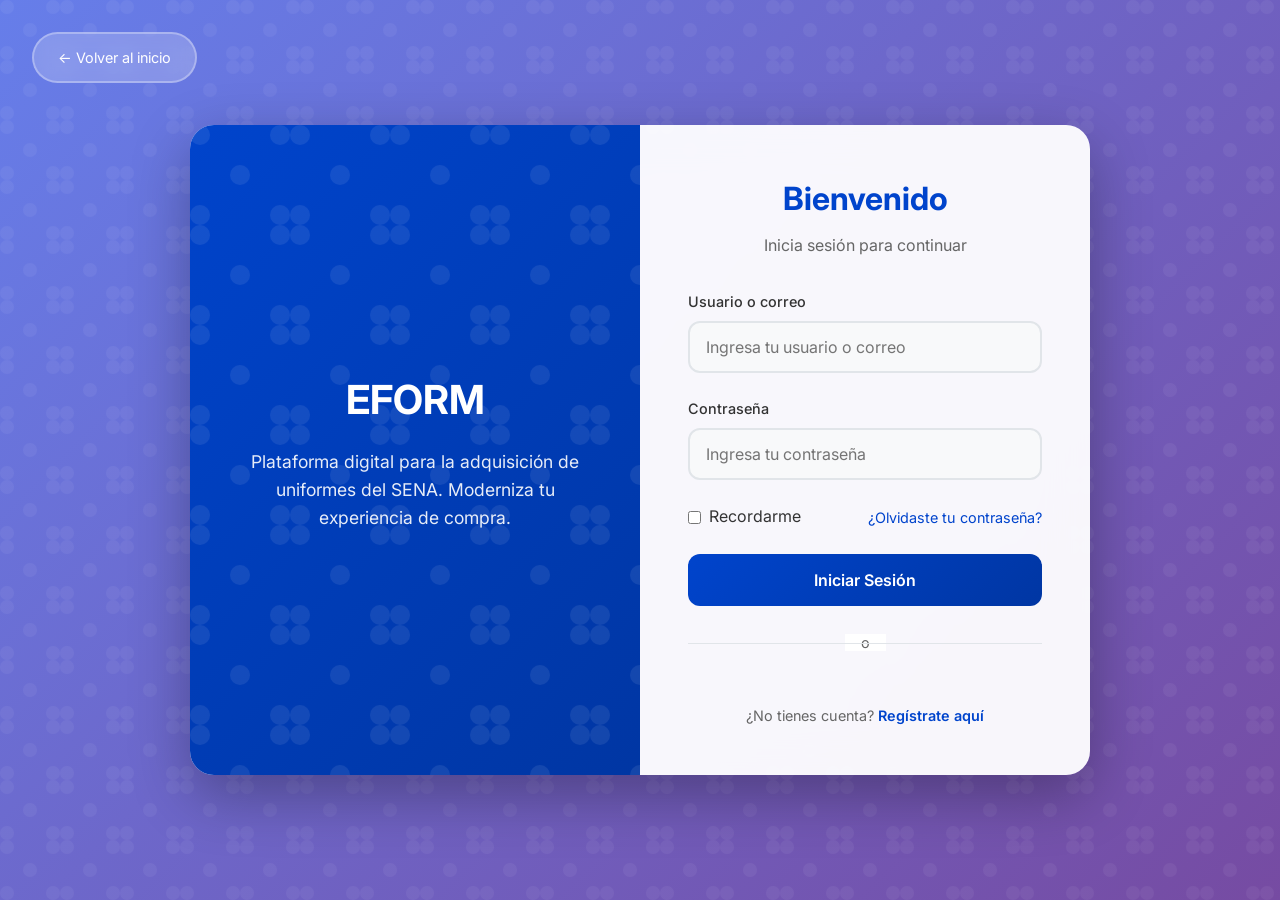
<file: pages/inicio.html>
<!DOCTYPE html>
<html lang="es">
<head>
  <meta charset="UTF-8">
  <meta name="viewport" content="width=device-width, initial-scale=1.0">
  <meta name="description" content="Inicia sesión en EFORM - Plataforma de uniformes SENA">
  <title>Iniciar Sesión - EFORM</title>
  <link rel="stylesheet" href="../css/style.css">
  <link rel="preconnect" href="https://fonts.googleapis.com">
  <link rel="preconnect" href="https://fonts.gstatic.com" crossorigin>
  <link href="https://fonts.googleapis.com/css2?family=Inter:wght@400;500;600;700&display=swap" rel="stylesheet">
  <style>
    :root {
      --primary-color: #0044cc;
      --primary-dark: #0036a3;
      --secondary-color: #002966;
      --accent-color: #ff6b35;
      --error-color: #dc3545;
      --success-color: #28a745;
      --background-gradient: linear-gradient(135deg, #667eea 0%, #764ba2 100%);
    }

    body {
      margin: 0;
      font-family: 'Inter', -apple-system, BlinkMacSystemFont, 'Segoe UI', sans-serif;
      min-height: 100vh;
      display: flex;
      align-items: center;
      justify-content: center;
      background: var(--background-gradient);
      position: relative;
      overflow: hidden;
    }

    /* Fondo animado */
    body::before {
      content: '';
      position: absolute;
      top: 0;
      left: 0;
      right: 0;
      bottom: 0;
      background: url('data:image/svg+xml,<svg width="60" height="60" viewBox="0 0 60 60" xmlns="http://www.w3.org/2000/svg"><g fill="none" fill-rule="evenodd"><g fill="%23ffffff" fill-opacity="0.05"><circle cx="7" cy="7" r="7"/><circle cx="53" cy="7" r="7"/><circle cx="30" cy="30" r="7"/><circle cx="7" cy="53" r="7"/><circle cx="53" cy="53" r="7"/></g></g></svg>') repeat;
      animation: float 20s ease-in-out infinite;
    }

    @keyframes float {
      0%, 100% { transform: translateY(0px); }
      50% { transform: translateY(-20px); }
    }

    .login-container {
      display: flex;
      background: rgba(255, 255, 255, 0.95);
      backdrop-filter: blur(20px);
      border-radius: 24px;
      box-shadow: 0 20px 60px rgba(0, 0, 0, 0.3);
      overflow: hidden;
      max-width: 900px;
      width: 90%;
      min-height: 500px;
      position: relative;
      z-index: 1;
    }

    .login-image {
      flex: 1;
      background: linear-gradient(135deg, var(--primary-color), var(--primary-dark));
      display: flex;
      flex-direction: column;
      align-items: center;
      justify-content: center;
      padding: 3rem;
      color: white;
      position: relative;
      overflow: hidden;
    }

    .login-image::before {
      content: '';
      position: absolute;
      top: 0;
      left: 0;
      right: 0;
      bottom: 0;
      background: url('data:image/svg+xml,<svg width="100" height="100" viewBox="0 0 100 100" xmlns="http://www.w3.org/2000/svg"><g fill="none" fill-rule="evenodd"><g fill="%23ffffff" fill-opacity="0.08"><circle cx="10" cy="10" r="10"/><circle cx="90" cy="10" r="10"/><circle cx="50" cy="50" r="10"/><circle cx="10" cy="90" r="10"/><circle cx="90" cy="90" r="10"/></g></g></svg>') repeat;
    }

    .login-image h1 {
      font-size: 2.5rem;
      font-weight: 700;
      margin-bottom: 1rem;
      text-align: center;
      position: relative;
      z-index: 1;
    }

    .login-image p {
      font-size: 1.1rem;
      text-align: center;
      opacity: 0.9;
      line-height: 1.6;
      position: relative;
      z-index: 1;
    }

    .login-form {
      flex: 1;
      padding: 3rem;
      display: flex;
      flex-direction: column;
      justify-content: center;
    }

    .login-header {
      text-align: center;
      margin-bottom: 2rem;
    }

    .login-header h2 {
      font-size: 2rem;
      color: var(--primary-color);
      margin-bottom: 0.5rem;
      font-weight: 700;
    }

    .login-header p {
      color: #666;
      font-size: 1rem;
    }

    .form-group {
      margin-bottom: 1.5rem;
      position: relative;
    }

    .form-group label {
      display: block;
      margin-bottom: 0.5rem;
      color: #333;
      font-weight: 500;
      font-size: 0.9rem;
    }

    .form-group input {
      width: 100%;
      padding: 0.875rem 1rem;
      border: 2px solid #e1e5e9;
      border-radius: 12px;
      font-size: 1rem;
      transition: all var(--transition-medium);
      background: #f8f9fa;
    }

    .form-group input:focus {
      outline: none;
      border-color: var(--primary-color);
      background: white;
      box-shadow: 0 0 0 4px rgba(0, 68, 204, 0.1);
    }

    .form-group input.error {
      border-color: var(--error-color);
      background: #fff5f5;
    }

    .error-message {
      color: var(--error-color);
      font-size: 0.875rem;
      margin-top: 0.25rem;
      display: none;
    }

    .error-message.show {
      display: block;
    }

    .form-options {
      display: flex;
      justify-content: space-between;
      align-items: center;
      margin-bottom: 1.5rem;
    }

    .remember-me {
      display: flex;
      align-items: center;
      gap: 0.5rem;
    }

    .remember-me input[type="checkbox"] {
      width: auto;
      margin: 0;
    }

    .forgot-password {
      color: var(--primary-color);
      text-decoration: none;
      font-size: 0.9rem;
      transition: color var(--transition-fast);
    }

    .forgot-password:hover {
      color: var(--primary-dark);
      text-decoration: underline;
    }

    .btn-login {
      width: 100%;
      padding: 1rem;
      background: linear-gradient(135deg, var(--primary-color), var(--primary-dark));
      color: white;
      border: none;
      border-radius: 12px;
      font-size: 1rem;
      font-weight: 600;
      cursor: pointer;
      transition: all var(--transition-medium);
      position: relative;
      overflow: hidden;
    }

    .btn-login:hover {
      transform: translateY(-2px);
      box-shadow: 0 8px 25px rgba(0, 68, 204, 0.3);
    }

    .btn-login:active {
      transform: translateY(0);
    }

    .btn-login:disabled {
      opacity: 0.7;
      cursor: not-allowed;
      transform: none;
    }

    .divider {
      text-align: center;
      margin: 1.5rem 0;
      position: relative;
    }

    .divider::before {
      content: '';
      position: absolute;
      top: 50%;
      left: 0;
      right: 0;
      height: 1px;
      background: #e1e5e9;
    }

    .divider span {
      background: white;
      padding: 0 1rem;
      color: #666;
      font-size: 0.9rem;
    }

    .register-link {
      text-align: center;
      margin-top: 1.5rem;
      color: #666;
      font-size: 0.9rem;
    }

    .register-link a {
      color: var(--primary-color);
      text-decoration: none;
      font-weight: 600;
      transition: color var(--transition-fast);
    }

    .register-link a:hover {
      color: var(--primary-dark);
      text-decoration: underline;
    }

    .btn-inicio {
      position: absolute;
      top: 2rem;
      left: 2rem;
      background: rgba(255, 255, 255, 0.2);
      color: white;
      border: 2px solid rgba(255, 255, 255, 0.3);
      padding: 0.75rem 1.5rem;
      border-radius: 50px;
      cursor: pointer;
      font-size: 0.9rem;
      text-decoration: none;
      transition: all var(--transition-medium);
      backdrop-filter: blur(10px);
      z-index: 10;
    }

    .btn-inicio:hover {
      background: rgba(255, 255, 255, 0.3);
      border-color: rgba(255, 255, 255, 0.5);
      transform: translateY(-2px);
    }

    /* Responsive */
    @media (max-width: 768px) {
      .login-container {
        flex-direction: column;
        width: 95%;
        min-height: auto;
      }

      .login-image {
        padding: 2rem;
        min-height: 200px;
      }

      .login-image h1 {
        font-size: 2rem;
      }

      .login-form {
        padding: 2rem;
      }

      .form-options {
        flex-direction: column;
        gap: 1rem;
        align-items: flex-start;
      }
    }

    /* Loading spinner */
    .spinner {
      display: none;
      width: 20px;
      height: 20px;
      border: 2px solid #ffffff;
      border-top: 2px solid transparent;
      border-radius: 50%;
      animation: spin 1s linear infinite;
      margin: 0 auto;
    }

    @keyframes spin {
      0% { transform: rotate(0deg); }
      100% { transform: rotate(360deg); }
    }

    .btn-login.loading .btn-text {
      display: none;
    }

    .btn-login.loading .spinner {
      display: block;
    }
  </style>
</head>
<body>
  <a href="../index.html" title="Volver al inicio" class="btn-inicio">← Volver al inicio</a>
  
  <div class="login-container">
    <div class="login-image">
      <h1>EFORM</h1>
      <p>Plataforma digital para la adquisición de uniformes del SENA. Moderniza tu experiencia de compra.</p>
    </div>
    
    <div class="login-form">
      <div class="login-header">
        <h2>Bienvenido</h2>
        <p>Inicia sesión para continuar</p>
      </div>
      
      <form id="loginForm">
        <div class="form-group">
          <label for="username">Usuario o correo</label>
          <input type="text" id="username" name="username" placeholder="Ingresa tu usuario o correo" required>
          <div class="error-message" id="usernameError">El usuario es requerido</div>
        </div>
        
        <div class="form-group">
          <label for="password">Contraseña</label>
          <input type="password" id="password" name="password" placeholder="Ingresa tu contraseña" required>
          <div class="error-message" id="passwordError">La contraseña es requerida</div>
        </div>
        
        <div class="form-options">
          <label class="remember-me">
            <input type="checkbox" id="remember" name="remember">
            <span>Recordarme</span>
          </label>
          <a href="#" class="forgot-password">¿Olvidaste tu contraseña?</a>
        </div>
        
        <button type="submit" class="btn-login" id="loginBtn">
          <span class="btn-text">Iniciar Sesión</span>
          <div class="spinner"></div>
        </button>
      </form>
      
      <div class="divider">
        <span>o</span>
      </div>
      
      <div class="register-link">
        ¿No tienes cuenta? <a href="registro.html" id="registerLink">Regístrate aquí</a>
      </div>
    </div>
  </div>

  <script>
    // Sistema de login mejorado
    class LoginSystem {
      constructor() {
        this.form = document.getElementById('loginForm');
        this.loginBtn = document.getElementById('loginBtn');
        this.usernameInput = document.getElementById('username');
        this.passwordInput = document.getElementById('password');
        this.usernameError = document.getElementById('usernameError');
        this.passwordError = document.getElementById('passwordError');
        
        this.init();
      }

      init() {
        this.setupEventListeners();
        this.checkRememberedUser();
      }

      setupEventListeners() {
        this.form.addEventListener('submit', (e) => this.handleSubmit(e));
        
        // Validación en tiempo real
        this.usernameInput.addEventListener('blur', () => this.validateUsername());
        this.passwordInput.addEventListener('blur', () => this.validatePassword());
        
        // Limpiar errores al escribir
        this.usernameInput.addEventListener('input', () => this.clearError('username'));
        this.passwordInput.addEventListener('input', () => this.clearError('password'));
      }

      validateUsername() {
        const username = this.usernameInput.value.trim();
        if (!username) {
          this.showError('username', 'El usuario es requerido');
          return false;
        }
        if (username.length < 3) {
          this.showError('username', 'El usuario debe tener al menos 3 caracteres');
          return false;
        }
        return true;
      }

      validatePassword() {
        const password = this.passwordInput.value;
        if (!password) {
          this.showError('password', 'La contraseña es requerida');
          return false;
        }
        if (password.length < 6) {
          this.showError('password', 'La contraseña debe tener al menos 6 caracteres');
          return false;
        }
        return true;
      }

      showError(field, message) {
        const input = field === 'username' ? this.usernameInput : this.passwordInput;
        const error = field === 'username' ? this.usernameError : this.passwordError;
        
        input.classList.add('error');
        error.textContent = message;
        error.classList.add('show');
      }

      clearError(field) {
        const input = field === 'username' ? this.usernameInput : this.passwordInput;
        const error = field === 'username' ? this.usernameError : this.passwordError;
        
        input.classList.remove('error');
        error.classList.remove('show');
      }

      async handleSubmit(e) {
        e.preventDefault();
        
        // Validar formulario
        const isUsernameValid = this.validateUsername();
        const isPasswordValid = this.validatePassword();
        
        if (!isUsernameValid || !isPasswordValid) {
          return;
        }
        
        // Mostrar estado de carga
        this.setLoading(true);
        
        // Simular autenticación
        setTimeout(() => {
          this.authenticate();
        }, 2000);
      }

      authenticate() {
        const username = this.usernameInput.value.trim();
        const password = this.passwordInput.value;
        const remember = document.getElementById('remember').checked;
        
        // Usuarios de demostración
        const demoUsers = {
          'admin': 'admin123',
          'sena': 'sena2024',
          'aprendiz': 'aprendiz123'
        };
        
        if (demoUsers[username] && demoUsers[username] === password) {
          // Guardar sesión
          const session = {
            user: username,
            loginTime: new Date().toISOString(),
            remember: remember
          };
          
          if (remember) {
            localStorage.setItem('eform_session', JSON.stringify(session));
            localStorage.setItem('eform_remembered_user', username);
          } else {
            sessionStorage.setItem('eform_session', JSON.stringify(session));
          }
          
          // Redirigir al inicio
          this.showSuccess('¡Inicio de sesión exitoso!');
          setTimeout(() => {
            window.location.href = '../index.html';
          }, 1000);
        } else {
          this.setLoading(false);
          this.showError('username', 'Usuario o contraseña incorrectos');
          this.passwordInput.value = '';
          this.passwordInput.focus();
        }
      }

      setLoading(loading) {
        if (loading) {
          this.loginBtn.classList.add('loading');
          this.loginBtn.disabled = true;
        } else {
          this.loginBtn.classList.remove('loading');
          this.loginBtn.disabled = false;
        }
      }

      showSuccess(message) {
        // Crear notificación de éxito
        const notification = document.createElement('div');
        notification.style.cssText = `
          position: fixed;
          top: 20px;
          right: 20px;
          background: #28a745;
          color: white;
          padding: 1rem 1.5rem;
          border-radius: 8px;
          box-shadow: 0 4px 12px rgba(0,0,0,0.15);
          z-index: 9999;
          animation: slideIn 0.3s ease;
        `;
        notification.textContent = message;
        document.body.appendChild(notification);
        
        setTimeout(() => {
          notification.remove();
        }, 3000);
      }

      checkRememberedUser() {
        const rememberedUser = localStorage.getItem('eform_remembered_user');
        if (rememberedUser) {
          this.usernameInput.value = rememberedUser;
          document.getElementById('remember').checked = true;
          this.passwordInput.focus();
        }
      }
    }

    // Inicializar sistema de login
    document.addEventListener('DOMContentLoaded', () => {
      new LoginSystem();
    });

    // Animación para notificaciones
    const style = document.createElement('style');
    style.textContent = `
      @keyframes slideIn {
        from {
          transform: translateX(100%);
          opacity: 0;
        }
        to {
          transform: translateX(0);
          opacity: 1;
        }
      }
    `;
    document.head.appendChild(style);
  </script>
</body>
</html>
</file>
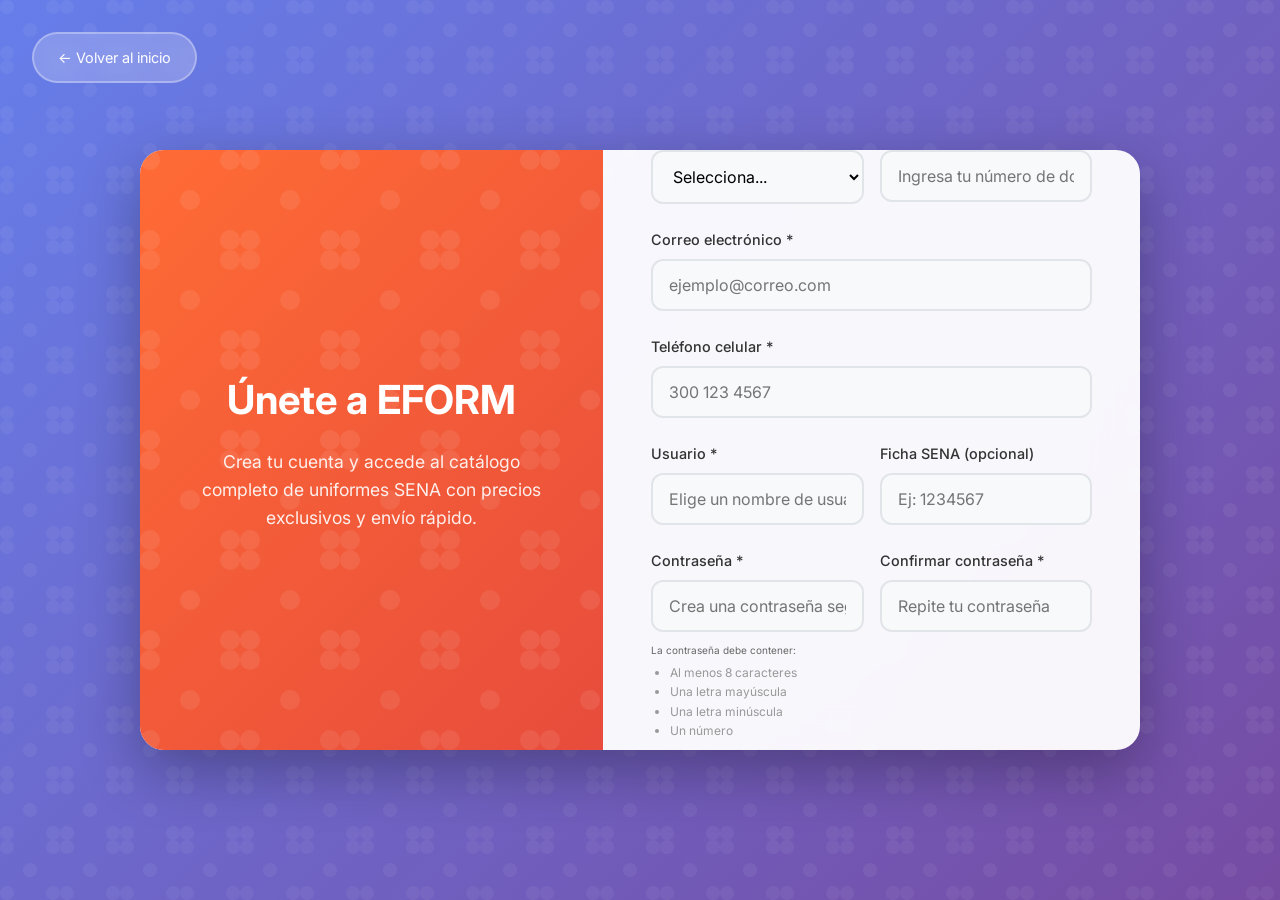
<file: pages/registro.html>
<!DOCTYPE html>
<html lang="es">
<head>
  <meta charset="UTF-8">
  <meta name="viewport" content="width=device-width, initial-scale=1.0">
  <meta name="description" content="Regístrate en EFORM - Plataforma de uniformes SENA">
  <title>Registrarse - EFORM</title>
  <link rel="stylesheet" href="../css/style.css">
  <link rel="preconnect" href="https://fonts.googleapis.com">
  <link rel="preconnect" href="https://fonts.gstatic.com" crossorigin>
  <link href="https://fonts.googleapis.com/css2?family=Inter:wght@400;500;600;700&display=swap" rel="stylesheet">
  <style>
    :root {
      --primary-color: #0044cc;
      --primary-dark: #0036a3;
      --secondary-color: #002966;
      --accent-color: #ff6b35;
      --error-color: #dc3545;
      --success-color: #28a745;
      --background-gradient: linear-gradient(135deg, #667eea 0%, #764ba2 100%);
    }

    body {
      margin: 0;
      font-family: 'Inter', -apple-system, BlinkMacSystemFont, 'Segoe UI', sans-serif;
      min-height: 100vh;
      display: flex;
      align-items: center;
      justify-content: center;
      background: var(--background-gradient);
      position: relative;
      overflow: hidden;
    }

    /* Fondo animado */
    body::before {
      content: '';
      position: absolute;
      top: 0;
      left: 0;
      right: 0;
      bottom: 0;
      background: url('data:image/svg+xml,<svg width="60" height="60" viewBox="0 0 60 60" xmlns="http://www.w3.org/2000/svg"><g fill="none" fill-rule="evenodd"><g fill="%23ffffff" fill-opacity="0.05"><circle cx="7" cy="7" r="7"/><circle cx="53" cy="7" r="7"/><circle cx="30" cy="30" r="7"/><circle cx="7" cy="53" r="7"/><circle cx="53" cy="53" r="7"/></g></g></svg>') repeat;
      animation: float 20s ease-in-out infinite;
    }

    @keyframes float {
      0%, 100% { transform: translateY(0px); }
      50% { transform: translateY(-20px); }
    }

    .register-container {
      display: flex;
      background: rgba(255, 255, 255, 0.95);
      backdrop-filter: blur(20px);
      border-radius: 24px;
      box-shadow: 0 20px 60px rgba(0, 0, 0, 0.3);
      overflow: hidden;
      max-width: 1000px;
      width: 90%;
      min-height: 600px;
      position: relative;
      z-index: 1;
    }

    .register-image {
      flex: 1;
      background: linear-gradient(135deg, var(--accent-color), #e74c3c);
      display: flex;
      flex-direction: column;
      align-items: center;
      justify-content: center;
      padding: 3rem;
      color: white;
      position: relative;
      overflow: hidden;
    }

    .register-image::before {
      content: '';
      position: absolute;
      top: 0;
      left: 0;
      right: 0;
      bottom: 0;
      background: url('data:image/svg+xml,<svg width="100" height="100" viewBox="0 0 100 100" xmlns="http://www.w3.org/2000/svg"><g fill="none" fill-rule="evenodd"><g fill="%23ffffff" fill-opacity="0.08"><circle cx="10" cy="10" r="10"/><circle cx="90" cy="10" r="10"/><circle cx="50" cy="50" r="10"/><circle cx="10" cy="90" r="10"/><circle cx="90" cy="90" r="10"/></g></g></svg>') repeat;
    }

    .register-image h1 {
      font-size: 2.5rem;
      font-weight: 700;
      margin-bottom: 1rem;
      text-align: center;
      position: relative;
      z-index: 1;
    }

    .register-image p {
      font-size: 1.1rem;
      text-align: center;
      opacity: 0.9;
      line-height: 1.6;
      position: relative;
      z-index: 1;
    }

    .register-form {
      flex: 1.2;
      padding: 3rem;
      display: flex;
      flex-direction: column;
      justify-content: center;
      max-height: 600px;
      overflow-y: auto;
    }

    .register-header {
      text-align: center;
      margin-bottom: 2rem;
    }

    .register-header h2 {
      font-size: 2rem;
      color: var(--primary-color);
      margin-bottom: 0.5rem;
      font-weight: 700;
    }

    .register-header p {
      color: #666;
      font-size: 1rem;
    }

    .form-row {
      display: grid;
      grid-template-columns: 1fr 1fr;
      gap: 1rem;
    }

    .form-group {
      margin-bottom: 1.5rem;
      position: relative;
    }

    .form-group label {
      display: block;
      margin-bottom: 0.5rem;
      color: #333;
      font-weight: 500;
      font-size: 0.9rem;
    }

    .form-group input,
    .form-group select {
      width: 100%;
      padding: 0.875rem 1rem;
      border: 2px solid #e1e5e9;
      border-radius: 12px;
      font-size: 1rem;
      transition: all var(--transition-medium);
      background: #f8f9fa;
    }

    .form-group input:focus,
    .form-group select:focus {
      outline: none;
      border-color: var(--primary-color);
      background: white;
      box-shadow: 0 0 0 4px rgba(0, 68, 204, 0.1);
    }

    .form-group input.error,
    .form-group select.error {
      border-color: var(--error-color);
      background: #fff5f5;
    }

    .error-message {
      color: var(--error-color);
      font-size: 0.875rem;
      margin-top: 0.25rem;
      display: none;
    }

    .error-message.show {
      display: block;
    }

    .password-requirements {
      margin-top: 0.5rem;
      font-size: 0.75rem;
      color: #666;
    }

    .password-requirements ul {
      margin: 0.25rem 0;
      padding-left: 1.2rem;
    }

    .requirement {
      color: #999;
      transition: color 0.2s;
    }

    .requirement.met {
      color: var(--success-color);
    }

    .terms-group {
      margin-bottom: 1.5rem;
    }

    .terms-checkbox {
      display: flex;
      align-items: flex-start;
      gap: 0.5rem;
    }

    .terms-checkbox input[type="checkbox"] {
      width: auto;
      margin: 0;
      margin-top: 0.125rem;
    }

    .terms-checkbox label {
      margin: 0;
      font-size: 0.9rem;
      line-height: 1.4;
    }

    .terms-checkbox a {
      color: var(--primary-color);
      text-decoration: none;
    }

    .terms-checkbox a:hover {
      text-decoration: underline;
    }

    .btn-register {
      width: 100%;
      padding: 1rem;
      background: linear-gradient(135deg, var(--primary-color), var(--primary-dark));
      color: white;
      border: none;
      border-radius: 12px;
      font-size: 1rem;
      font-weight: 600;
      cursor: pointer;
      transition: all var(--transition-medium);
      position: relative;
      overflow: hidden;
    }

    .btn-register:hover {
      transform: translateY(-2px);
      box-shadow: 0 8px 25px rgba(0, 68, 204, 0.3);
    }

    .btn-register:active {
      transform: translateY(0);
    }

    .btn-register:disabled {
      opacity: 0.7;
      cursor: not-allowed;
      transform: none;
    }

    .divider {
      text-align: center;
      margin: 1.5rem 0;
      position: relative;
    }

    .divider::before {
      content: '';
      position: absolute;
      top: 50%;
      left: 0;
      right: 0;
      height: 1px;
      background: #e1e5e9;
    }

    .divider span {
      background: white;
      padding: 0 1rem;
      color: #666;
      font-size: 0.9rem;
    }

    .login-link {
      text-align: center;
      margin-top: 1.5rem;
      color: #666;
      font-size: 0.9rem;
    }

    .login-link a {
      color: var(--primary-color);
      text-decoration: none;
      font-weight: 600;
      transition: color var(--transition-fast);
    }

    .login-link a:hover {
      color: var(--primary-dark);
      text-decoration: underline;
    }

    .btn-inicio {
      position: absolute;
      top: 2rem;
      left: 2rem;
      background: rgba(255, 255, 255, 0.2);
      color: white;
      border: 2px solid rgba(255, 255, 255, 0.3);
      padding: 0.75rem 1.5rem;
      border-radius: 50px;
      cursor: pointer;
      font-size: 0.9rem;
      text-decoration: none;
      transition: all var(--transition-medium);
      backdrop-filter: blur(10px);
      z-index: 10;
    }

    .btn-inicio:hover {
      background: rgba(255, 255, 255, 0.3);
      border-color: rgba(255, 255, 255, 0.5);
      transform: translateY(-2px);
    }

    /* Responsive */
    @media (max-width: 768px) {
      .register-container {
        flex-direction: column;
        width: 95%;
        min-height: auto;
      }

      .register-image {
        padding: 2rem;
        min-height: 200px;
      }

      .register-image h1 {
        font-size: 2rem;
      }

      .register-form {
        padding: 2rem;
      }

      .form-row {
        grid-template-columns: 1fr;
      }
    }

    /* Loading spinner */
    .spinner {
      display: none;
      width: 20px;
      height: 20px;
      border: 2px solid #ffffff;
      border-top: 2px solid transparent;
      border-radius: 50%;
      animation: spin 1s linear infinite;
      margin: 0 auto;
    }

    @keyframes spin {
      0% { transform: rotate(0deg); }
      100% { transform: rotate(360deg); }
    }

    .btn-register.loading .btn-text {
      display: none;
    }

    .btn-register.loading .spinner {
      display: block;
    }

    /* Scrollbar para el formulario */
    .register-form::-webkit-scrollbar {
      width: 6px;
    }

    .register-form::-webkit-scrollbar-track {
      background: #f1f1f1;
      border-radius: 10px;
    }

    .register-form::-webkit-scrollbar-thumb {
      background: #c1c1c1;
      border-radius: 10px;
    }

    .register-form::-webkit-scrollbar-thumb:hover {
      background: #a8a8a8;
    }
  </style>
</head>
<body>
  <a href="../index.html" title="Volver al inicio" class="btn-inicio">← Volver al inicio</a>
  
  <div class="register-container">
    <div class="register-image">
      <h1>Únete a EFORM</h1>
      <p>Crea tu cuenta y accede al catálogo completo de uniformes SENA con precios exclusivos y envío rápido.</p>
    </div>
    
    <div class="register-form">
      <div class="register-header">
        <h2>Crear Cuenta</h2>
        <p>Completa el formulario para registrarte</p>
      </div>
      
      <form id="registerForm">
        <div class="form-row">
          <div class="form-group">
            <label for="nombres">Nombres *</label>
            <input type="text" id="nombres" name="nombres" placeholder="Ingresa tus nombres" required>
            <div class="error-message" id="nombresError">Los nombres son requeridos</div>
          </div>
          
          <div class="form-group">
            <label for="apellidos">Apellidos *</label>
            <input type="text" id="apellidos" name="apellidos" placeholder="Ingresa tus apellidos" required>
            <div class="error-message" id="apellidosError">Los apellidos son requeridos</div>
          </div>
        </div>
        
        <div class="form-row">
          <div class="form-group">
            <label for="tipoDocumento">Tipo de documento *</label>
            <select id="tipoDocumento" name="tipoDocumento" required>
              <option value="">Selecciona...</option>
              <option value="cc">Cédula de Ciudadanía</option>
              <option value="ti">Tarjeta de Identidad</option>
              <option value="ce">Cédula de Extranjería</option>
              <option value="pasaporte">Pasaporte</option>
            </select>
            <div class="error-message" id="tipoDocumentoError">Selecciona un tipo de documento</div>
          </div>
          
          <div class="form-group">
            <label for="documento">Número de documento *</label>
            <input type="text" id="documento" name="documento" placeholder="Ingresa tu número de documento" required>
            <div class="error-message" id="documentoError">El documento es requerido</div>
          </div>
        </div>
        
        <div class="form-group">
          <label for="email">Correo electrónico *</label>
          <input type="email" id="email" name="email" placeholder="ejemplo@correo.com" required>
          <div class="error-message" id="emailError">El correo es requerido</div>
        </div>
        
        <div class="form-group">
          <label for="telefono">Teléfono celular *</label>
          <input type="tel" id="telefono" name="telefono" placeholder="300 123 4567" required>
          <div class="error-message" id="telefonoError">El teléfono es requerido</div>
        </div>
        
        <div class="form-row">
          <div class="form-group">
            <label for="username">Usuario *</label>
            <input type="text" id="username" name="username" placeholder="Elige un nombre de usuario" required>
            <div class="error-message" id="usernameError">El usuario es requerido</div>
          </div>
          
          <div class="form-group">
            <label for="ficha">Ficha SENA (opcional)</label>
            <input type="text" id="ficha" name="ficha" placeholder="Ej: 1234567">
          </div>
        </div>
        
        <div class="form-row">
          <div class="form-group">
            <label for="password">Contraseña *</label>
            <input type="password" id="password" name="password" placeholder="Crea una contraseña segura" required>
            <div class="error-message" id="passwordError">La contraseña es requerida</div>
            <div class="password-requirements">
              <small>La contraseña debe contener:</small>
              <ul>
                <li class="requirement" id="req-length">Al menos 8 caracteres</li>
                <li class="requirement" id="req-uppercase">Una letra mayúscula</li>
                <li class="requirement" id="req-lowercase">Una letra minúscula</li>
                <li class="requirement" id="req-number">Un número</li>
              </ul>
            </div>
          </div>
          
          <div class="form-group">
            <label for="confirmPassword">Confirmar contraseña *</label>
            <input type="password" id="confirmPassword" name="confirmPassword" placeholder="Repite tu contraseña" required>
            <div class="error-message" id="confirmPasswordError">Las contraseñas no coinciden</div>
          </div>
        </div>
        
        <div class="terms-group">
          <div class="terms-checkbox">
            <input type="checkbox" id="terms" name="terms" required>
            <label for="terms">
              Acepto los <a href="#">términos y condiciones</a> y la <a href="#">política de privacidad</a> de EFORM
            </label>
          </div>
          <div class="error-message" id="termsError">Debes aceptar los términos y condiciones</div>
        </div>
        
        <button type="submit" class="btn-register" id="registerBtn">
          <span class="btn-text">Crear Cuenta</span>
          <div class="spinner"></div>
        </button>
      </form>
      
      <div class="divider">
        <span>o</span>
      </div>
      
      <div class="login-link">
        ¿Ya tienes cuenta? <a href="inicio.html">Inicia sesión aquí</a>
      </div>
    </div>
  </div>

  <script>
    // Sistema de registro mejorado
    class RegisterSystem {
      constructor() {
        this.form = document.getElementById('registerForm');
        this.registerBtn = document.getElementById('registerBtn');
        this.passwordInput = document.getElementById('password');
        this.confirmPasswordInput = document.getElementById('confirmPassword');
        
        this.init();
      }

      init() {
        this.setupEventListeners();
        this.setupPasswordValidation();
      }

      setupEventListeners() {
        this.form.addEventListener('submit', (e) => this.handleSubmit(e));
        
        // Validación en tiempo real
        const inputs = this.form.querySelectorAll('input[required], select[required]');
        inputs.forEach(input => {
          input.addEventListener('blur', () => this.validateField(input));
          input.addEventListener('input', () => this.clearError(input));
        });
        
        // Validación especial para contraseña
        this.passwordInput.addEventListener('input', () => {
          this.validatePassword();
          this.checkPasswordMatch();
        });
        
        this.confirmPasswordInput.addEventListener('input', () => this.checkPasswordMatch());
      }

      setupPasswordValidation() {
        this.requirements = {
          length: document.getElementById('req-length'),
          uppercase: document.getElementById('req-uppercase'),
          lowercase: document.getElementById('req-lowercase'),
          number: document.getElementById('req-number')
        };
      }

      validateField(field) {
        const fieldName = field.name;
        const value = field.value.trim();
        
        switch(fieldName) {
          case 'nombres':
          case 'apellidos':
            if (!value) {
              this.showError(field, 'Este campo es requerido');
              return false;
            }
            if (value.length < 2) {
              this.showError(field, 'Debe tener al menos 2 caracteres');
              return false;
            }
            break;
            
          case 'tipoDocumento':
            if (!value) {
              this.showError(field, 'Selecciona un tipo de documento');
              return false;
            }
            break;
            
          case 'documento':
            if (!value) {
              this.showError(field, 'El documento es requerido');
              return false;
            }
            if (!/^\d+$/.test(value)) {
              this.showError(field, 'Solo se permiten números');
              return false;
            }
            if (value.length < 5) {
              this.showError(field, 'El documento debe tener al menos 5 dígitos');
              return false;
            }
            break;
            
          case 'email':
            if (!value) {
              this.showError(field, 'El correo es requerido');
              return false;
            }
            if (!/^[^\s@]+@[^\s@]+\.[^\s@]+$/.test(value)) {
              this.showError(field, 'Ingresa un correo válido');
              return false;
            }
            break;
            
          case 'telefono':
            if (!value) {
              this.showError(field, 'El teléfono es requerido');
              return false;
            }
            if (!/^\d+$/.test(value.replace(/\s/g, ''))) {
              this.showError(field, 'Solo se permiten números');
              return false;
            }
            if (value.replace(/\s/g, '').length < 10) {
              this.showError(field, 'El teléfono debe tener al menos 10 dígitos');
              return false;
            }
            break;
            
          case 'username':
            if (!value) {
              this.showError(field, 'El usuario es requerido');
              return false;
            }
            if (value.length < 3) {
              this.showError(field, 'El usuario debe tener al menos 3 caracteres');
              return false;
            }
            if (!/^[a-zA-Z0-9_]+$/.test(value)) {
              this.showError(field, 'Solo letras, números y guiones bajos');
              return false;
            }
            break;
        }
        
        this.clearError(field);
        return true;
      }

      validatePassword() {
        const password = this.passwordInput.value;
        let isValid = true;
        
        // Longitud
        if (password.length >= 8) {
          this.requirements.length.classList.add('met');
        } else {
          this.requirements.length.classList.remove('met');
          isValid = false;
        }
        
        // Mayúscula
        if (/[A-Z]/.test(password)) {
          this.requirements.uppercase.classList.add('met');
        } else {
          this.requirements.uppercase.classList.remove('met');
          isValid = false;
        }
        
        // Minúscula
        if (/[a-z]/.test(password)) {
          this.requirements.lowercase.classList.add('met');
        } else {
          this.requirements.lowercase.classList.remove('met');
          isValid = false;
        }
        
        // Número
        if (/\d/.test(password)) {
          this.requirements.number.classList.add('met');
        } else {
          this.requirements.number.classList.remove('met');
          isValid = false;
        }
        
        if (!password) {
          this.showError(this.passwordInput, 'La contraseña es requerida');
          return false;
        }
        
        if (isValid) {
          this.clearError(this.passwordInput);
        } else {
          this.showError(this.passwordInput, 'La contraseña no cumple los requisitos');
        }
        
        return isValid;
      }

      checkPasswordMatch() {
        const password = this.passwordInput.value;
        const confirmPassword = this.confirmPasswordInput.value;
        
        if (confirmPassword && password !== confirmPassword) {
          this.showError(this.confirmPasswordInput, 'Las contraseñas no coinciden');
          return false;
        } else if (confirmPassword && password === confirmPassword) {
          this.clearError(this.confirmPasswordInput);
          return true;
        }
        
        return false;
      }

      showError(field, message) {
        const errorElement = document.getElementById(field.name + 'Error');
        if (errorElement) {
          field.classList.add('error');
          errorElement.textContent = message;
          errorElement.classList.add('show');
        }
      }

      clearError(field) {
        const errorElement = document.getElementById(field.name + 'Error');
        if (errorElement) {
          field.classList.remove('error');
          errorElement.classList.remove('show');
        }
      }

      async handleSubmit(e) {
        e.preventDefault();
        
        // Validar todos los campos
        const requiredFields = this.form.querySelectorAll('input[required], select[required]');
        let isValid = true;
        
        requiredFields.forEach(field => {
          if (field.name === 'password') {
            if (!this.validatePassword()) isValid = false;
          } else if (field.name === 'confirmPassword') {
            if (!this.checkPasswordMatch()) isValid = false;
          } else if (field.name === 'terms') {
            if (!field.checked) {
              this.showError(field, 'Debes aceptar los términos y condiciones');
              isValid = false;
            } else {
              this.clearError(field);
            }
          } else {
            if (!this.validateField(field)) isValid = false;
          }
        });
        
        if (!isValid) {
          return;
        }
        
        // Mostrar estado de carga
        this.setLoading(true);
        
        // Simular registro
        setTimeout(() => {
          this.register();
        }, 2000);
      }

      register() {
        const formData = new FormData(this.form);
        const userData = {};
        
        formData.forEach((value, key) => {
          userData[key] = value;
        });
        
        // Guardar usuario en localStorage (simulación)
        const users = JSON.parse(localStorage.getItem('eform_users') || '[]');
        
        // Verificar si el usuario ya existe
        if (users.some(user => user.username === userData.username)) {
          this.setLoading(false);
          this.showError(document.getElementById('username'), 'Este usuario ya está registrado');
          return;
        }
        
        if (users.some(user => user.email === userData.email)) {
          this.setLoading(false);
          this.showError(document.getElementById('email'), 'Este correo ya está registrado');
          return;
        }
        
        // Agregar nuevo usuario
        userData.id = Date.now();
        userData.createdAt = new Date().toISOString();
        userData.password = btoa(userData.password); // Encriptación básica (solo para demo)
        users.push(userData);
        
        localStorage.setItem('eform_users', JSON.stringify(users));
        
        // Mostrar éxito y redirigir
        this.showSuccess('¡Cuenta creada exitosamente! Redirigiendo al login...');
        setTimeout(() => {
          window.location.href = 'inicio.html';
        }, 2000);
      }

      setLoading(loading) {
        if (loading) {
          this.registerBtn.classList.add('loading');
          this.registerBtn.disabled = true;
        } else {
          this.registerBtn.classList.remove('loading');
          this.registerBtn.disabled = false;
        }
      }

      showSuccess(message) {
        // Crear notificación de éxito
        const notification = document.createElement('div');
        notification.style.cssText = `
          position: fixed;
          top: 20px;
          right: 20px;
          background: #28a745;
          color: white;
          padding: 1rem 1.5rem;
          border-radius: 8px;
          box-shadow: 0 4px 12px rgba(0,0,0,0.15);
          z-index: 9999;
          animation: slideIn 0.3s ease;
          max-width: 300px;
        `;
        notification.textContent = message;
        document.body.appendChild(notification);
        
        setTimeout(() => {
          notification.remove();
        }, 3000);
      }
    }

    // Inicializar sistema de registro
    document.addEventListener('DOMContentLoaded', () => {
      new RegisterSystem();
    });

    // Animación para notificaciones
    const style = document.createElement('style');
    style.textContent = `
      @keyframes slideIn {
        from {
          transform: translateX(100%);
          opacity: 0;
        }
        to {
          transform: translateX(0);
          opacity: 1;
        }
      }
    `;
    document.head.appendChild(style);
  </script>
</body>
</html>
</file>
<file: css/style.css>
/* Variables CSS personalizadas */
:root {
  --primary-color: #0044cc;
  --primary-dark: #0036a3;
  --primary-light: #e6f0ff;
  --secondary-color: #002966;
  --accent-color: #ff6b35;
  --text-primary: #333333;
  --text-secondary: #666666;
  --text-light: #ffffff;
  --background-primary: #ffffff;
  --background-secondary: #f4f8ff;
  --background-dark: #002966;
  --border-color: #e1e5e9;
  --shadow-sm: 0 2px 4px rgba(0, 0, 0, 0.08);
  --shadow-md: 0 4px 8px rgba(0, 0, 0, 0.12);
  --shadow-lg: 0 8px 16px rgba(0, 0, 0, 0.16);
  --border-radius-sm: 6px;
  --border-radius-md: 12px;
  --border-radius-lg: 20px;
  --font-family: 'Inter', -apple-system, BlinkMacSystemFont, 'Segoe UI', Arial, sans-serif;
  --transition-fast: 0.2s ease;
  --transition-medium: 0.3s ease;
  --transition-slow: 0.5s ease;
}

* {
  margin: 0;
  padding: 0;
  box-sizing: border-box;
  font-family: var(--font-family);
}

html {
  scroll-behavior: smooth;
}

body {
  background: var(--background-primary);
  color: var(--text-primary);
  line-height: 1.6;
  -webkit-font-smoothing: antialiased;
  -moz-osx-font-smoothing: grayscale;
}

/* Navbar */
.navbar {
  display: flex;
  justify-content: space-between;
  align-items: center;
  padding: 1rem 2.5rem;
  background: var(--background-primary);
  box-shadow: var(--shadow-sm);
  position: sticky;
  top: 0;
  z-index: 1000;
  backdrop-filter: blur(10px);
  background: rgba(255, 255, 255, 0.95);
}

.navbar .logo img {
  height: 40px;
  width: auto;
  display: block;
  transition: transform var(--transition-fast);
}

.navbar .logo:hover img {
  transform: scale(1.05);
}

.navbar nav a {
  margin: 0 0.75rem;
  text-decoration: none;
  color: var(--text-primary);
  font-weight: 500;
  position: relative;
  transition: color var(--transition-fast);
  padding: 0.5rem 0;
}

.navbar nav a::after {
  content: '';
  position: absolute;
  bottom: 0;
  left: 0;
  width: 0;
  height: 2px;
  background: var(--primary-color);
  transition: width var(--transition-fast);
}

.navbar nav a:hover {
  color: var(--primary-color);
}

.navbar nav a:hover::after {
  width: 100%;
}

.navbar .acciones {
  display: flex;
  align-items: center;
  gap: 0.75rem;
}

.cart {
  position: relative;
  text-decoration: none;
  color: var(--text-primary);
  font-size: 1.25rem;
  padding: 0.5rem;
  border-radius: var(--border-radius-sm);
  transition: all var(--transition-fast);
}

.cart:hover {
  background: var(--primary-light);
  color: var(--primary-color);
}

.cart span {
  position: absolute;
  top: 0;
  right: 0;
  background: var(--accent-color);
  color: var(--text-light);
  border-radius: 50%;
  padding: 2px 6px;
  font-size: 0.75rem;
  font-weight: 600;
  min-width: 18px;
  text-align: center;
}

/* Botones */
.btn {
  background: var(--primary-color);
  color: var(--text-light);
  border: none;
  padding: 0.625rem 1.125rem;
  border-radius: var(--border-radius-sm);
  cursor: pointer;
  font-weight: 500;
  font-size: 0.875rem;
  transition: all var(--transition-fast);
  text-decoration: none;
  display: inline-flex;
  align-items: center;
  justify-content: center;
  min-height: 44px;
}

.btn:hover {
  background: var(--primary-dark);
  transform: translateY(-1px);
  box-shadow: var(--shadow-md);
}

.btn:active {
  transform: translateY(0);
}

.btn-outline {
  background: transparent;
  border: 2px solid var(--primary-color);
  color: var(--primary-color);
}

.btn-outline:hover {
  background: var(--primary-color);
  color: var(--text-light);
}

.btn:focus {
  outline: 2px solid var(--primary-color);
  outline-offset: 2px;
}

/* Hero */
.hero {
  display: grid;
  grid-template-columns: 1fr 1fr;
  padding: 4rem 2.5rem;
  align-items: center;
  gap: 3rem;
  background: linear-gradient(135deg, var(--background-secondary) 0%, #e8f0ff 100%);
  min-height: 80vh;
  position: relative;
  overflow: hidden;
}

.hero::before {
  content: '';
  position: absolute;
  top: 0;
  left: 0;
  right: 0;
  bottom: 0;
  background: url('data:image/svg+xml,<svg width="60" height="60" viewBox="0 0 60 60" xmlns="http://www.w3.org/2000/svg"><g fill="none" fill-rule="evenodd"><g fill="%230044cc" fill-opacity="0.03"><circle cx="7" cy="7" r="7"/><circle cx="53" cy="7" r="7"/><circle cx="30" cy="30" r="7"/><circle cx="7" cy="53" r="7"/><circle cx="53" cy="53" r="7"/></g></g></svg>') repeat;
  opacity: 0.5;
}

.hero-text {
  z-index: 1;
  animation: slideInLeft 0.8s ease-out;
}

.hero-text h1 {
  font-size: 3rem;
  color: var(--primary-color);
  font-weight: 700;
  line-height: 1.2;
  margin-bottom: 1.5rem;
}

.hero-text span {
  color: var(--text-primary);
  font-weight: 700;
  background: linear-gradient(45deg, var(--primary-color), var(--accent-color));
  -webkit-background-clip: text;
  -webkit-text-fill-color: transparent;
  background-clip: text;
}

.hero-text p {
  font-size: 1.125rem;
  color: var(--text-secondary);
  margin-bottom: 2rem;
  max-width: 500px;
}

.hero-img {
  z-index: 1;
  text-align: center;
  animation: slideInRight 0.8s ease-out;
}

.hero-img img {
  max-width: 100%;
  height: auto;
  border-radius: var(--border-radius-lg);
  box-shadow: var(--shadow-lg);
  transition: transform var(--transition-medium);
}

.hero-img img:hover {
  transform: scale(1.05) rotate(1deg);
}

@keyframes slideInLeft {
  from {
    opacity: 0;
    transform: translateX(-50px);
  }
  to {
    opacity: 1;
    transform: translateX(0);
  }
}

@keyframes slideInRight {
  from {
    opacity: 0;
    transform: translateX(50px);
  }
  to {
    opacity: 1;
    transform: translateX(0);
  }
}

/* Beneficios */
.beneficios {
  padding: 5rem 2.5rem;
  text-align: center;
  background: var(--background-primary);
}

.beneficios h2 {
  font-size: 2.5rem;
  color: var(--primary-color);
  margin-bottom: 1rem;
  font-weight: 700;
}

.beneficios > p {
  font-size: 1.125rem;
  color: var(--text-secondary);
  max-width: 600px;
  margin: 0 auto 3rem;
}

.beneficios-grid {
  display: grid;
  grid-template-columns: repeat(auto-fit, minmax(300px, 1fr));
  gap: 2rem;
  margin-top: 3rem;
}

.card {
  background: var(--background-primary);
  padding: 2rem;
  border-radius: var(--border-radius-md);
  box-shadow: var(--shadow-sm);
  border: 1px solid var(--border-color);
  transition: all var(--transition-medium);
  position: relative;
  overflow: hidden;
}

.card::before {
  content: '';
  position: absolute;
  top: 0;
  left: 0;
  right: 0;
  height: 4px;
  background: linear-gradient(90deg, var(--primary-color), var(--accent-color));
  transform: scaleX(0);
  transition: transform var(--transition-medium);
}

.card:hover {
  transform: translateY(-8px);
  box-shadow: var(--shadow-lg);
  border-color: var(--primary-color);
}

.card:hover::before {
  transform: scaleX(1);
}

.card h3 {
  font-size: 1.25rem;
  color: var(--text-primary);
  margin-bottom: 1rem;
  font-weight: 600;
}

.card p {
  color: var(--text-secondary);
  line-height: 1.6;
}

/* Catálogo */
.catalogo {
  padding: 5rem 2.5rem;
  text-align: center;
  background: linear-gradient(135deg, #fafbfc 0%, var(--background-secondary) 100%);
}

.catalogo h2 {
  font-size: 2.5rem;
  color: var(--primary-color);
  margin-bottom: 1rem;
  font-weight: 700;
}

.catalogo > p {
  font-size: 1.125rem;
  color: var(--text-secondary);
  max-width: 600px;
  margin: 0 auto 2rem;
}

.filtros {
  margin: 2rem 0;
  display: flex;
  flex-wrap: wrap;
  justify-content: center;
  gap: 0.75rem;
}

.filtros .btn {
  border-radius: var(--border-radius-lg);
  font-size: 0.875rem;
  padding: 0.5rem 1rem;
}

.filtros .btn.active {
  background: var(--primary-color);
  color: var(--text-light);
}

.productos {
  display: grid;
  grid-template-columns: repeat(auto-fit, minmax(250px, 1fr));
  gap: 2rem;
  margin-top: 3rem;
}

.producto {
  background: var(--background-primary);
  padding: 1.5rem;
  border-radius: var(--border-radius-md);
  box-shadow: var(--shadow-sm);
  text-align: center;
  border: 1px solid var(--border-color);
  transition: all var(--transition-medium);
  position: relative;
  overflow: hidden;
}

.producto::before {
  content: '';
  position: absolute;
  top: 0;
  left: 0;
  right: 0;
  bottom: 0;
  background: linear-gradient(135deg, var(--primary-light), transparent);
  opacity: 0;
  transition: opacity var(--transition-medium);
}

.producto:hover {
  transform: translateY(-8px);
  box-shadow: var(--shadow-lg);
  border-color: var(--primary-color);
}

.producto:hover::before {
  opacity: 0.1;
}

.producto img {
  width: 100%;
  max-height: 200px;
  object-fit: contain;
  border-radius: var(--border-radius-sm);
  margin-bottom: 1rem;
  transition: transform var(--transition-medium);
}

.producto:hover img {
  transform: scale(1.1);
}

.producto h3 {
  font-size: 1.125rem;
  color: var(--text-primary);
  margin-bottom: 0.5rem;
  font-weight: 600;
  position: relative;
}

.producto p {
  font-size: 1.25rem;
  color: var(--primary-color);
  font-weight: 700;
  margin-bottom: 1rem;
  position: relative;
}

.producto .btn {
  width: 100%;
  position: relative;
  z-index: 1;
}

/* Footer */
footer {
  background: var(--background-dark);
  color: var(--text-light);
  padding: 4rem 2.5rem 2rem;
  position: relative;
  overflow: hidden;
}

footer::before {
  content: '';
  position: absolute;
  top: 0;
  left: 0;
  right: 0;
  height: 1px;
  background: linear-gradient(90deg, transparent, var(--primary-color), transparent);
}

.footer-grid {
  display: grid;
  grid-template-columns: repeat(auto-fit, minmax(280px, 1fr));
  gap: 3rem;
  margin-bottom: 3rem;
}

footer h3 {
  font-size: 1.25rem;
  font-weight: 600;
  margin-bottom: 1rem;
  color: var(--text-light);
}

footer p {
  color: rgba(255, 255, 255, 0.8);
  line-height: 1.6;
  margin-bottom: 1rem;
}

footer a {
  color: rgba(255, 255, 255, 0.8);
  text-decoration: none;
  transition: color var(--transition-fast);
}

footer a:hover {
  color: var(--text-light);
}

.copy {
  text-align: center;
  margin-top: 2rem;
  padding-top: 2rem;
  border-top: 1px solid rgba(255, 255, 255, 0.1);
  font-size: 0.875rem;
  color: rgba(255, 255, 255, 0.6);
}

/* Responsive Design */
@media (max-width: 1024px) {
  .hero {
    grid-template-columns: 1fr;
    text-align: center;
    padding: 3rem 2rem;
    min-height: auto;
  }
  
  .hero-text {
    order: 2;
  }
  
  .hero-img {
    order: 1;
    margin-bottom: 2rem;
  }
  
  .hero-text h1 {
    font-size: 2.5rem;
  }
}

@media (max-width: 768px) {
  .navbar {
    padding: 1rem;
    flex-wrap: wrap;
  }
  
  .navbar nav {
    order: 3;
    width: 100%;
    margin-top: 1rem;
    justify-content: center;
    display: flex;
  }
  
  .navbar nav a {
    margin: 0 0.5rem;
    font-size: 0.875rem;
  }
  
  .hero-text h1 {
    font-size: 2rem;
  }
  
  .hero-text p {
    font-size: 1rem;
  }
  
  .beneficios h2,
  .catalogo h2 {
    font-size: 2rem;
  }
  
  .beneficios-grid {
    grid-template-columns: repeat(auto-fit, minmax(250px, 1fr));
    gap: 1.5rem;
  }
  
  .productos {
    grid-template-columns: repeat(auto-fit, minmax(200px, 1fr));
    gap: 1.5rem;
  }
  
  .footer-grid {
    grid-template-columns: 1fr;
    gap: 2rem;
    text-align: center;
  }
  
  .social {
    justify-content: center;
  }
}

@media (max-width: 480px) {
  .hero {
    padding: 2rem 1rem;
  }
  
  .hero-text h1 {
    font-size: 1.75rem;
  }
  
  .beneficios,
  .catalogo {
    padding: 3rem 1rem;
  }
  
  .beneficios h2,
  .catalogo h2 {
    font-size: 1.75rem;
  }
  
  .card {
    padding: 1.5rem;
  }
  
  .producto {
    padding: 1rem;
  }
  
  .filtros {
    gap: 0.5rem;
  }
  
  .filtros .btn {
    font-size: 0.75rem;
    padding: 0.375rem 0.75rem;
  }
  
  .navbar .acciones {
    gap: 0.5rem;
  }
  
  .btn {
    font-size: 0.75rem;
    padding: 0.5rem 0.875rem;
  }
}

/* Animaciones adicionales */
@keyframes fadeIn {
  from {
    opacity: 0;
    transform: translateY(20px);
  }
  to {
    opacity: 1;
    transform: translateY(0);
  }
}

.card {
  animation: fadeIn 0.6s ease-out;
}

.producto {
  animation: fadeIn 0.6s ease-out;
}

/* Mejoras de accesibilidad */
@media (prefers-reduced-motion: reduce) {
  *,
  *::before,
  *::after {
    animation-duration: 0.01ms !important;
    animation-iteration-count: 1 !important;
    transition-duration: 0.01ms !important;
  }
}

/* Focus visible para mejor accesibilidad */
.btn:focus-visible,
.cart:focus-visible,
.navbar nav a:focus-visible {
  outline: 2px solid var(--primary-color);
  outline-offset: 2px;
}

/* Loading states */
.btn:disabled {
  opacity: 0.6;
  cursor: not-allowed;
  transform: none;
}

.btn:disabled:hover {
  transform: none;
  box-shadow: none;
}

/* Cart Page */
.cart-page { padding: 40px 10%; max-width: 1000px; margin: 0 auto; }
.cart-page h1 { color: #0044cc; margin-bottom: 16px; }
.cart-empty { background: #f7f7f7; border: 1px dashed #ccc; padding: 16px; border-radius: 8px; margin: 10px 0; }
.cart-list { list-style: none; padding: 0; margin: 0; display: flex; flex-direction: column; gap: 12px; }
.cart-item { background: #fff; border-radius: 12px; box-shadow: 0 2px 6px rgba(0,0,0,0.08); padding: 12px; display: flex; align-items: center; justify-content: space-between; }
.cart-item .info { display: flex; align-items: center; gap: 12px; }
.cart-item img { width: 64px; height: 64px; object-fit: contain; background: #fff; border-radius: 8px; border: 1px solid #eee; }
.cart-summary { display: flex; align-items: center; justify-content: space-between; margin-top: 16px; }
.cart-actions { display: flex; gap: 10px; }

/* Social icons mejorados */
.social {
  display: flex;
  align-items: center;
  gap: 12px;
  margin-top: 16px;
}

.social a {
  display: inline-flex;
  width: 44px;
  height: 44px;
  border: 2px solid rgba(255, 255, 255, 0.2);
  border-radius: 12px;
  align-items: center;
  justify-content: center;
  color: #ffffff;
  transition: all var(--transition-medium);
  background: rgba(255, 255, 255, 0.05);
  backdrop-filter: blur(10px);
  position: relative;
  overflow: hidden;
}

.social a::before {
  content: '';
  position: absolute;
  top: 0;
  left: 0;
  right: 0;
  bottom: 0;
  background: linear-gradient(45deg, rgba(255, 255, 255, 0.1), rgba(255, 255, 255, 0.05));
  opacity: 0;
  transition: opacity var(--transition-medium);
}

.social a:hover {
  transform: translateY(-3px) scale(1.05);
  border-color: rgba(255, 255, 255, 0.4);
  background: rgba(255, 255, 255, 0.1);
  box-shadow: 0 8px 25px rgba(0, 0, 0, 0.3);
}

.social a:hover::before {
  opacity: 1;
}

.social a:active {
  transform: translateY(-1px) scale(1.02);
}

.social svg {
  width: 20px;
  height: 20px;
  fill: currentColor;
  display: block;
  transition: transform var(--transition-medium);
  z-index: 1;
  position: relative;
}

.social a:hover svg {
  transform: scale(1.1);
}

/* Colores específicos para cada red social */
.social a[href*="facebook"]:hover {
  background: #1877f2;
  border-color: #1877f2;
}

.social a[href*="instagram"]:hover {
  background: linear-gradient(45deg, #f09433 0%, #e6683c 25%, #dc2743 50%, #cc2366 75%, #bc1888 100%);
  border-color: #e4405f;
}

.social a[href*="twitter"]:hover {
  background: #000000;
  border-color: #000000;
}

.social a[href*="linkedin"]:hover {
  background: #0077b5;
  border-color: #0077b5;
}

.social a[href*="wa.me"]:hover,
.social a[href*="whatsapp"]:hover {
  background: #25d366;
  border-color: #25d366;
}
</file>
